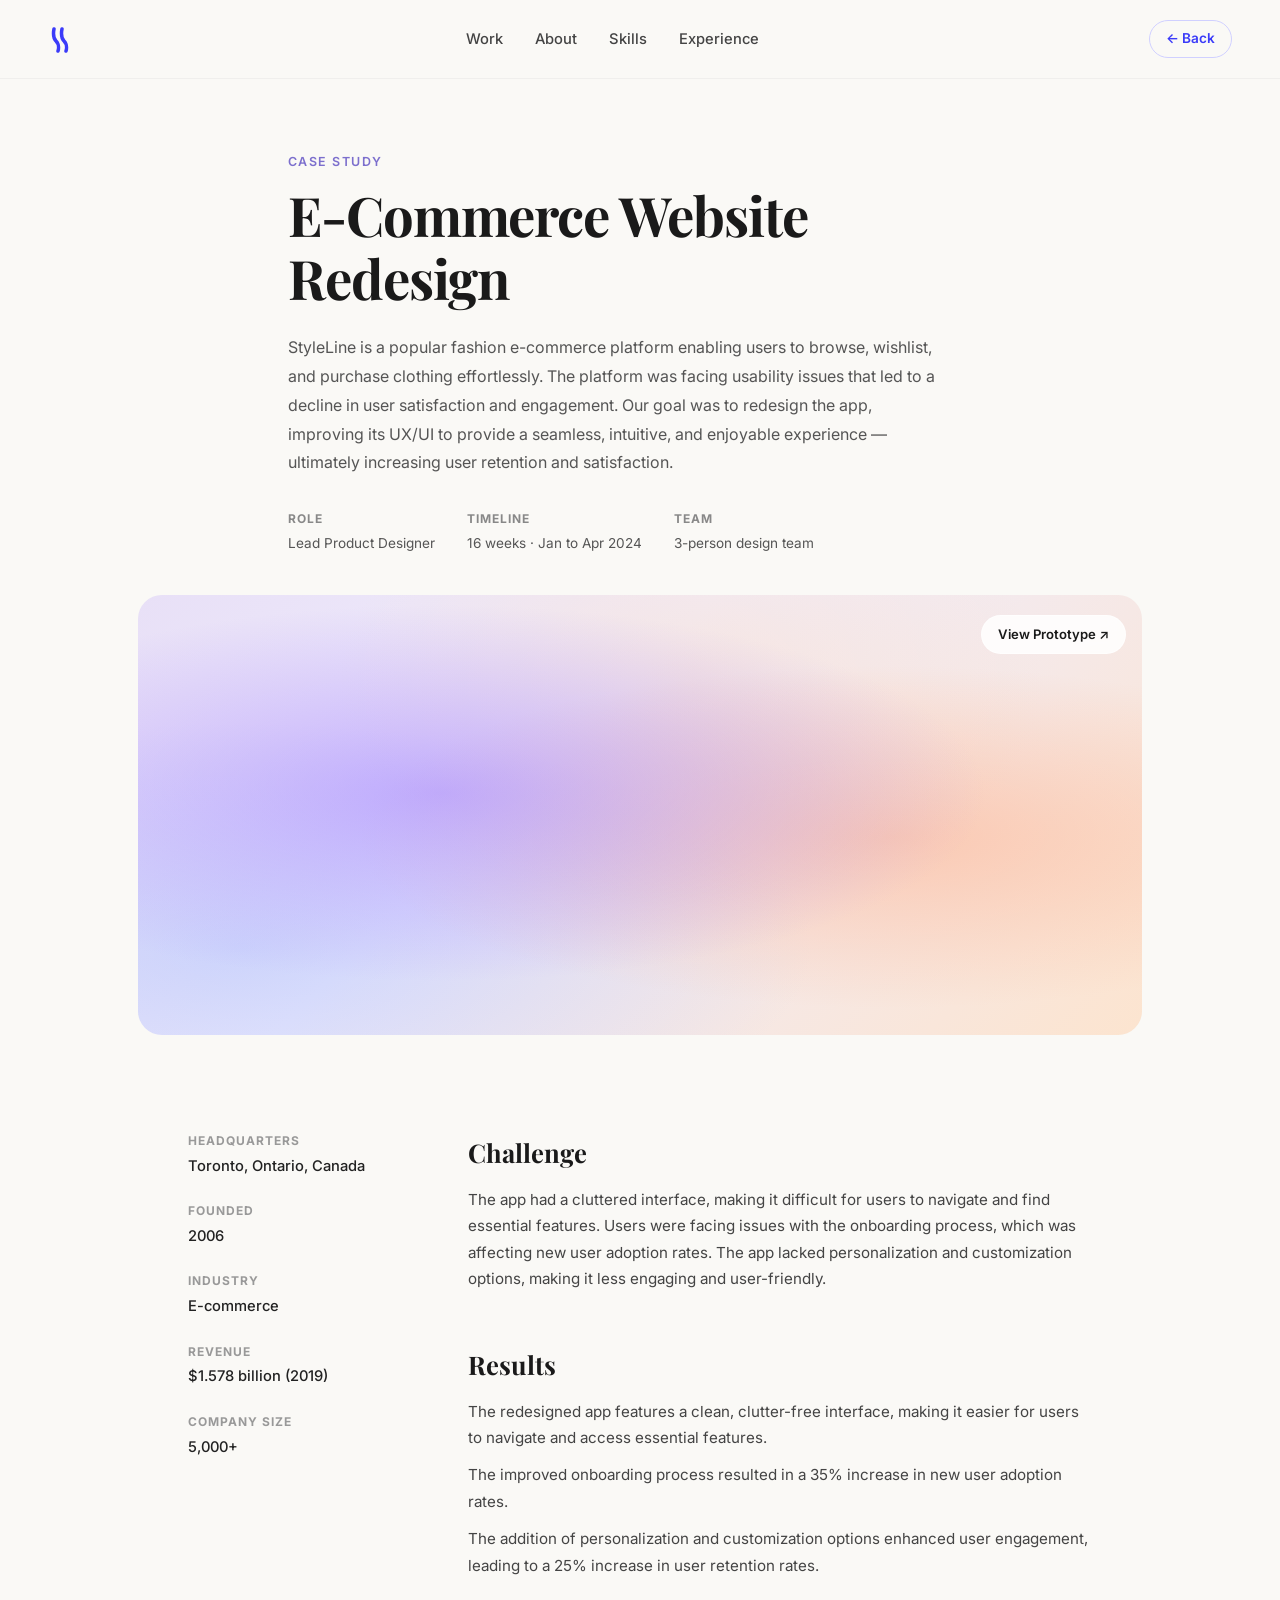
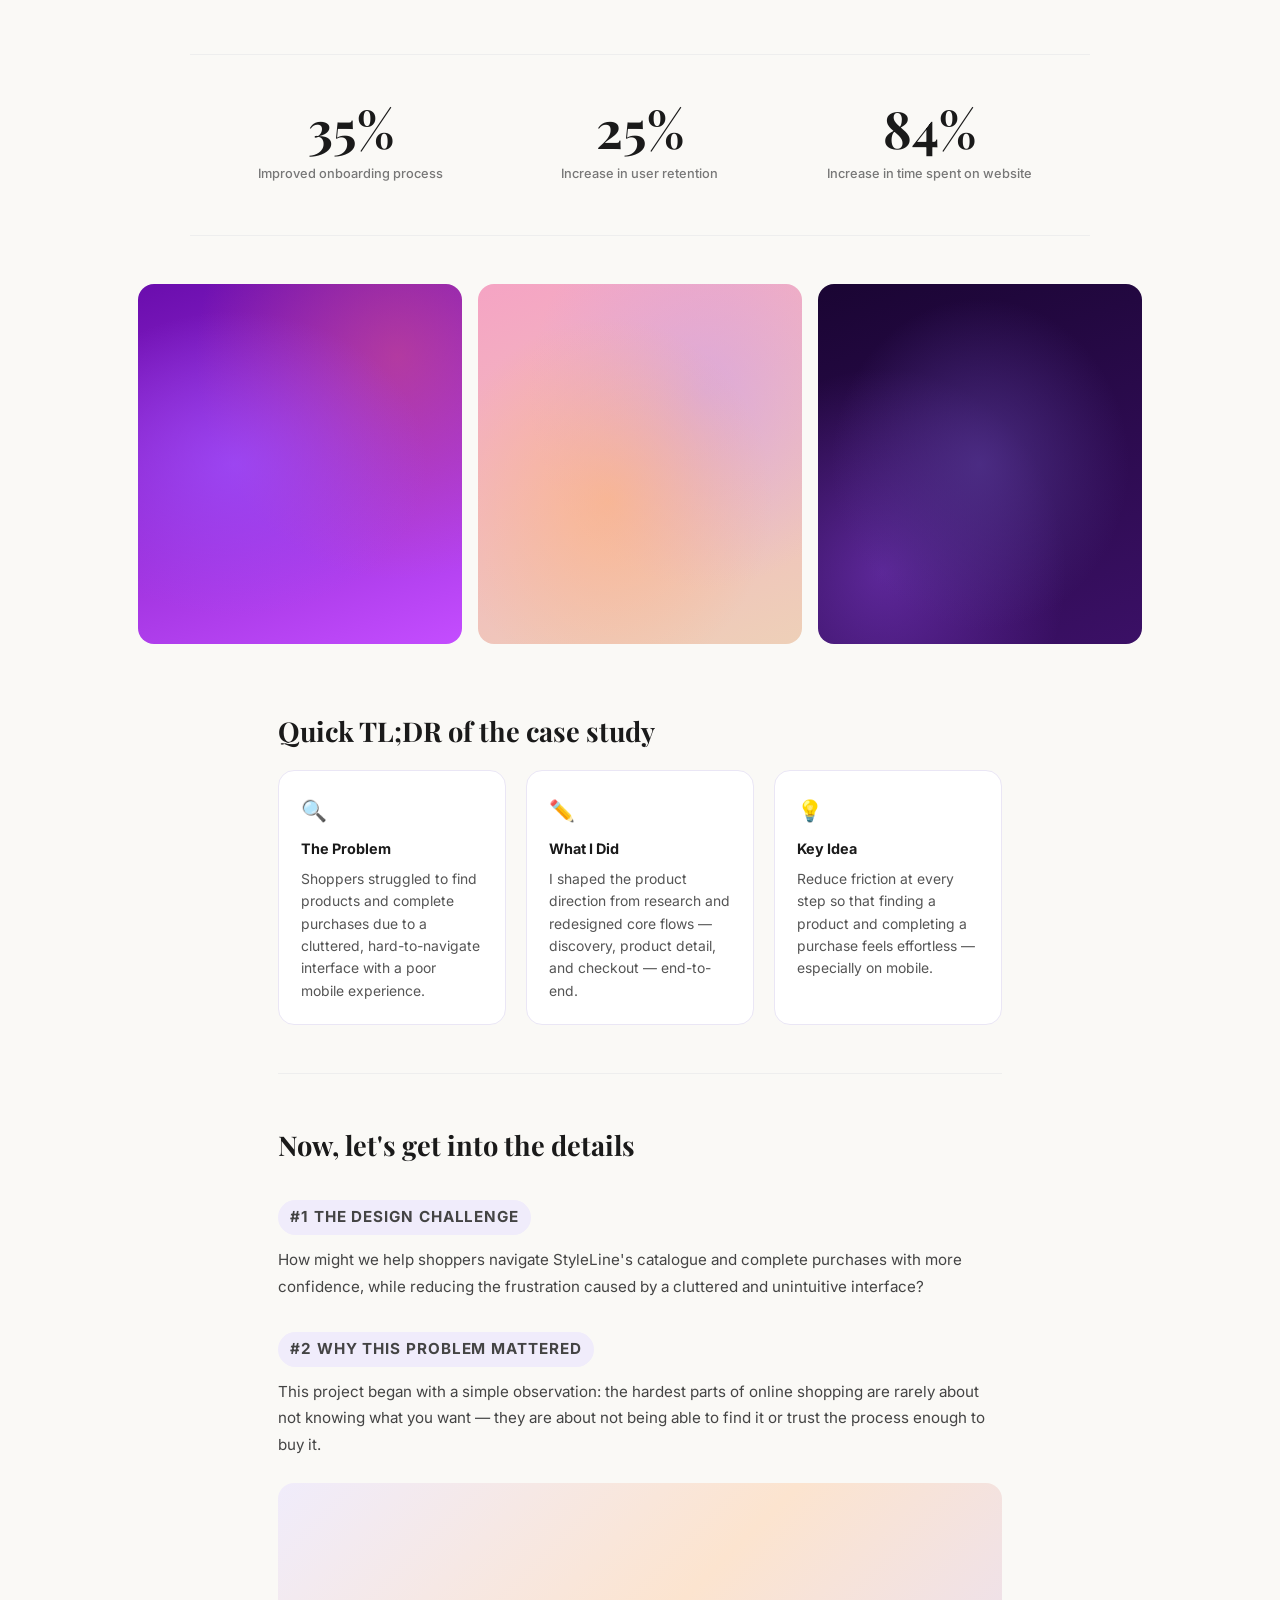
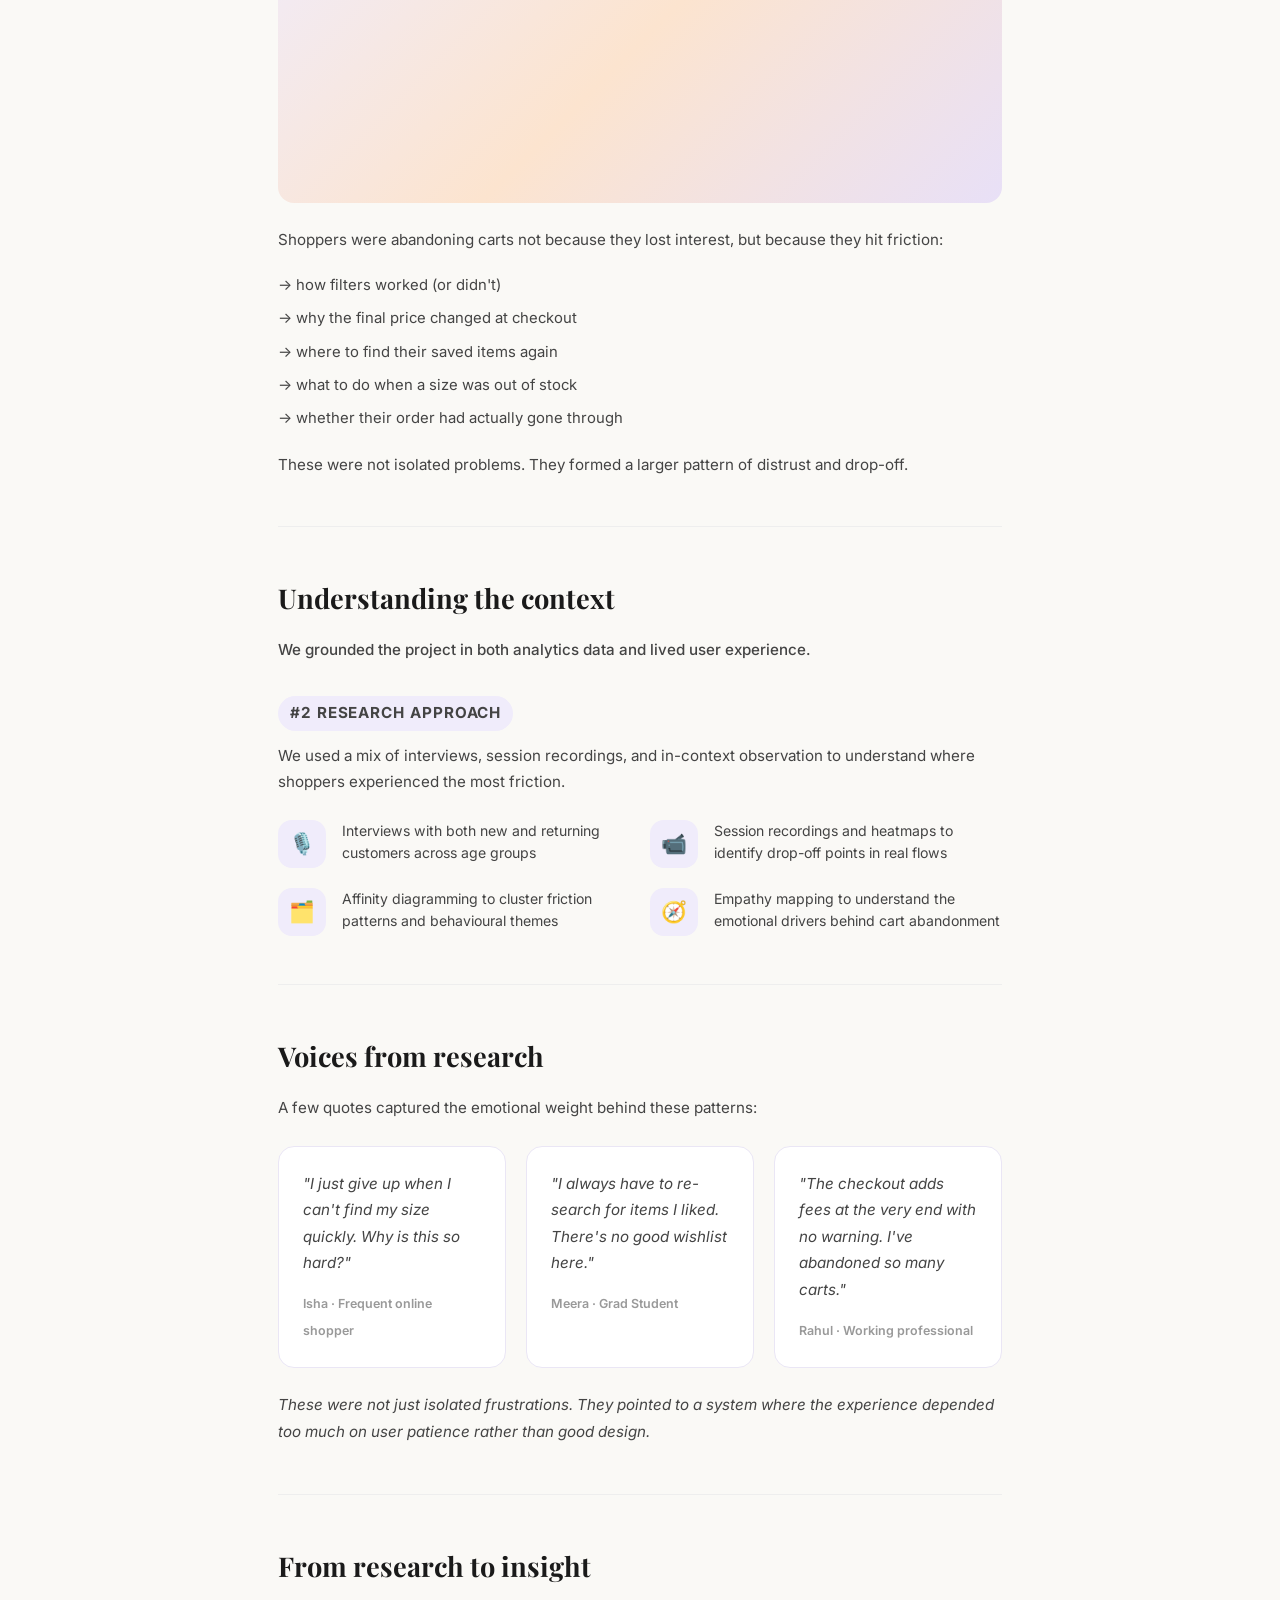
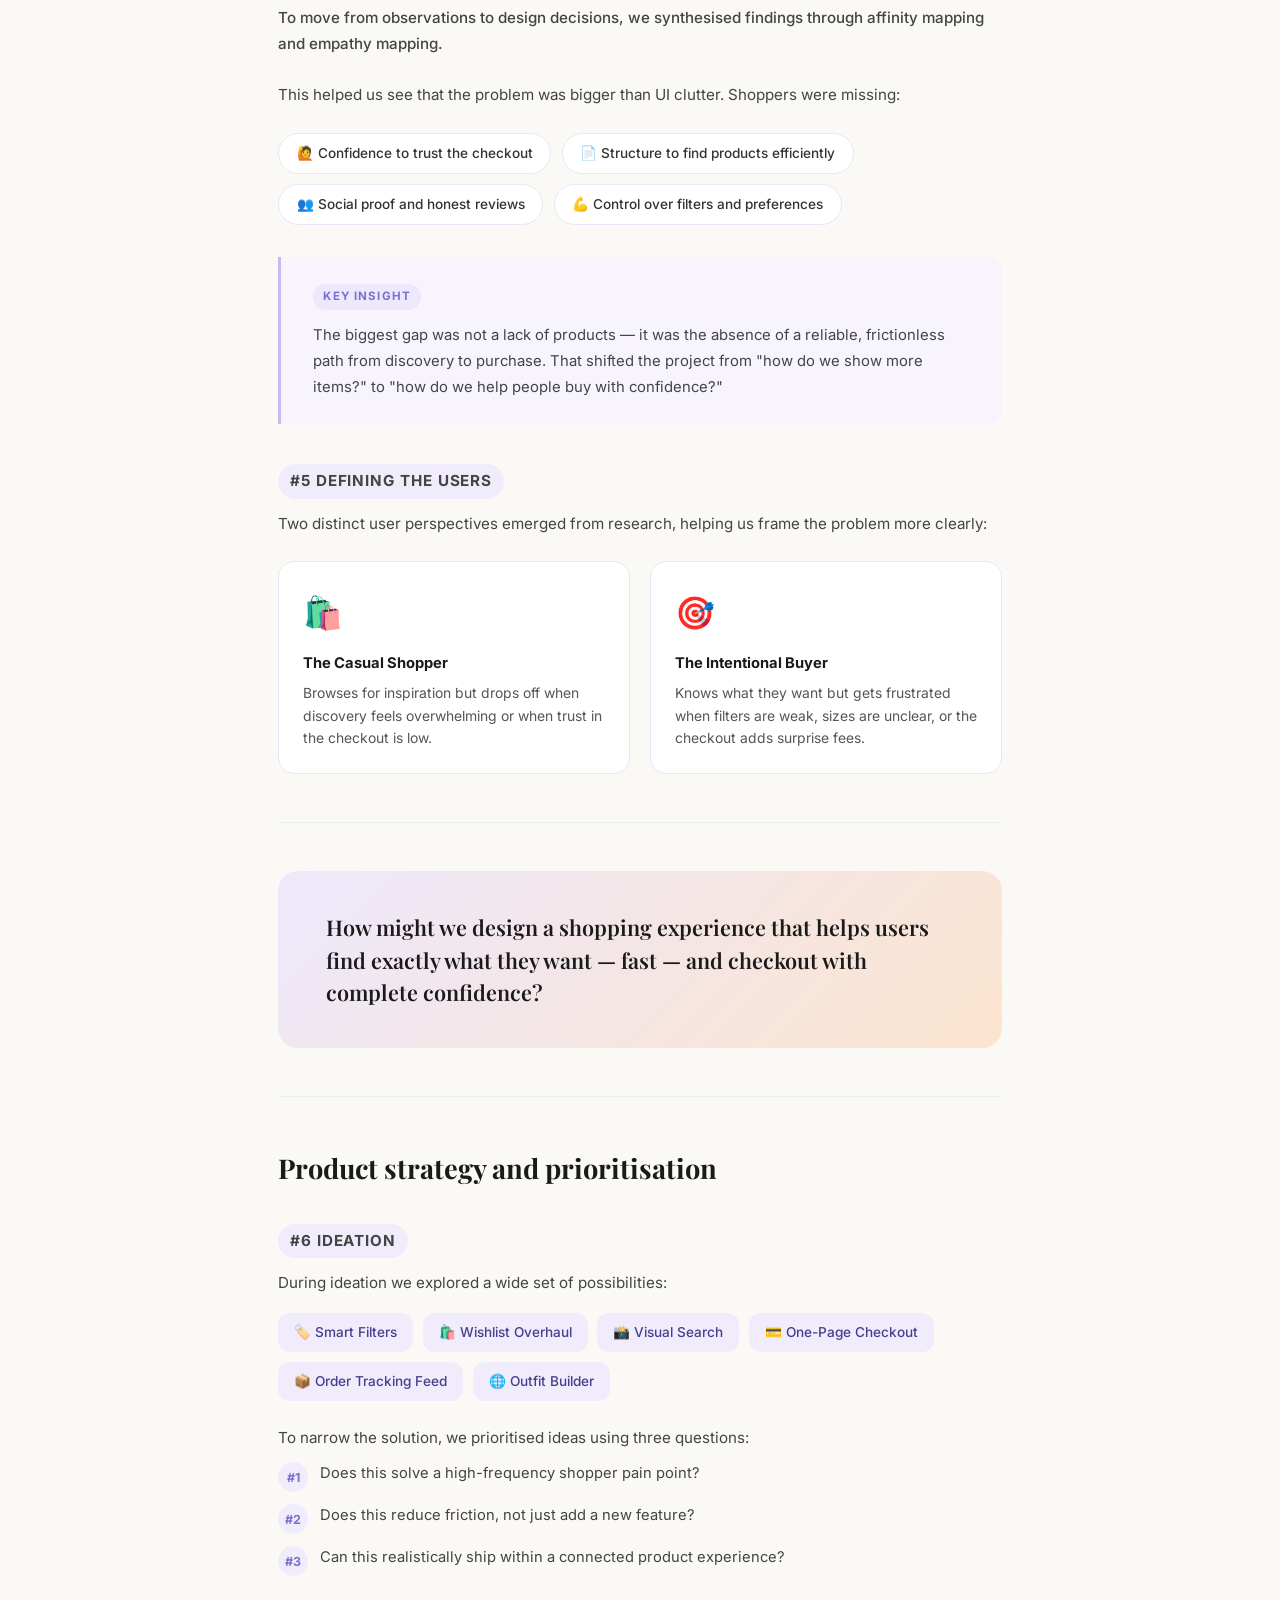
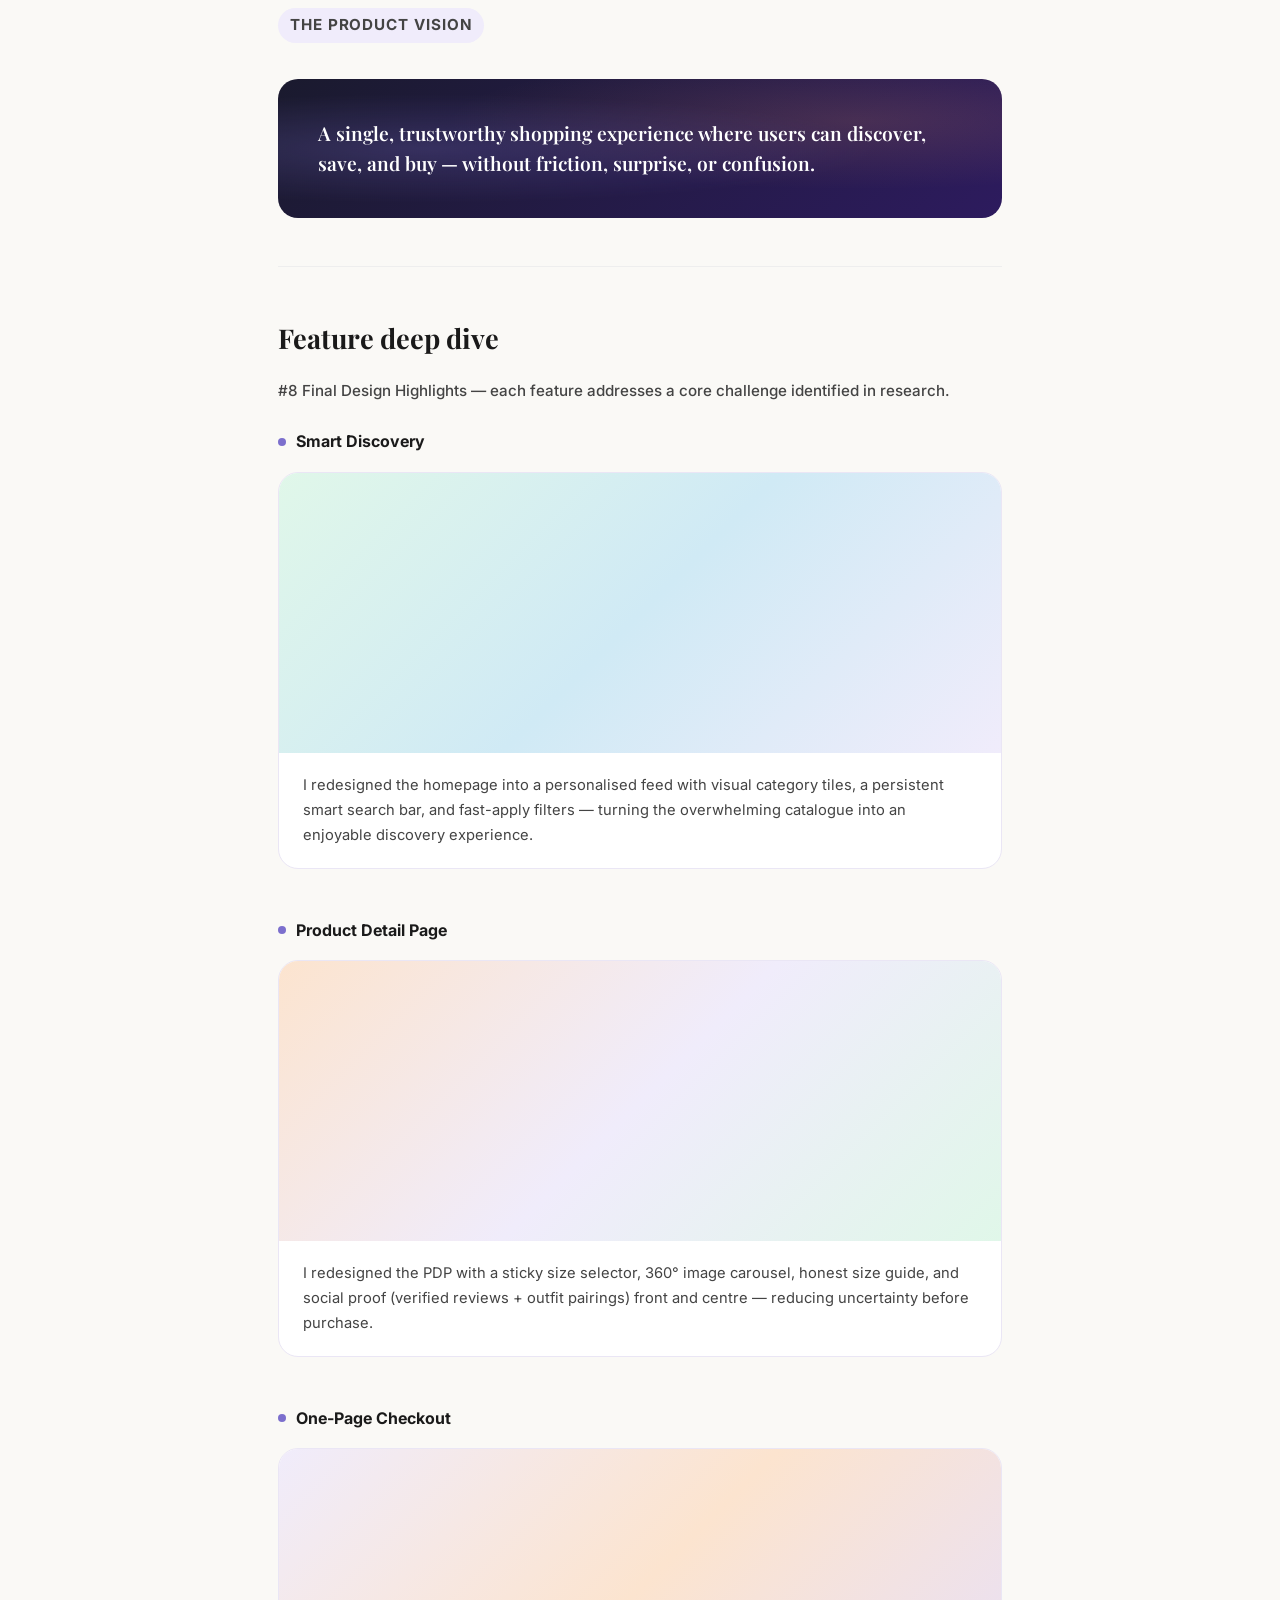
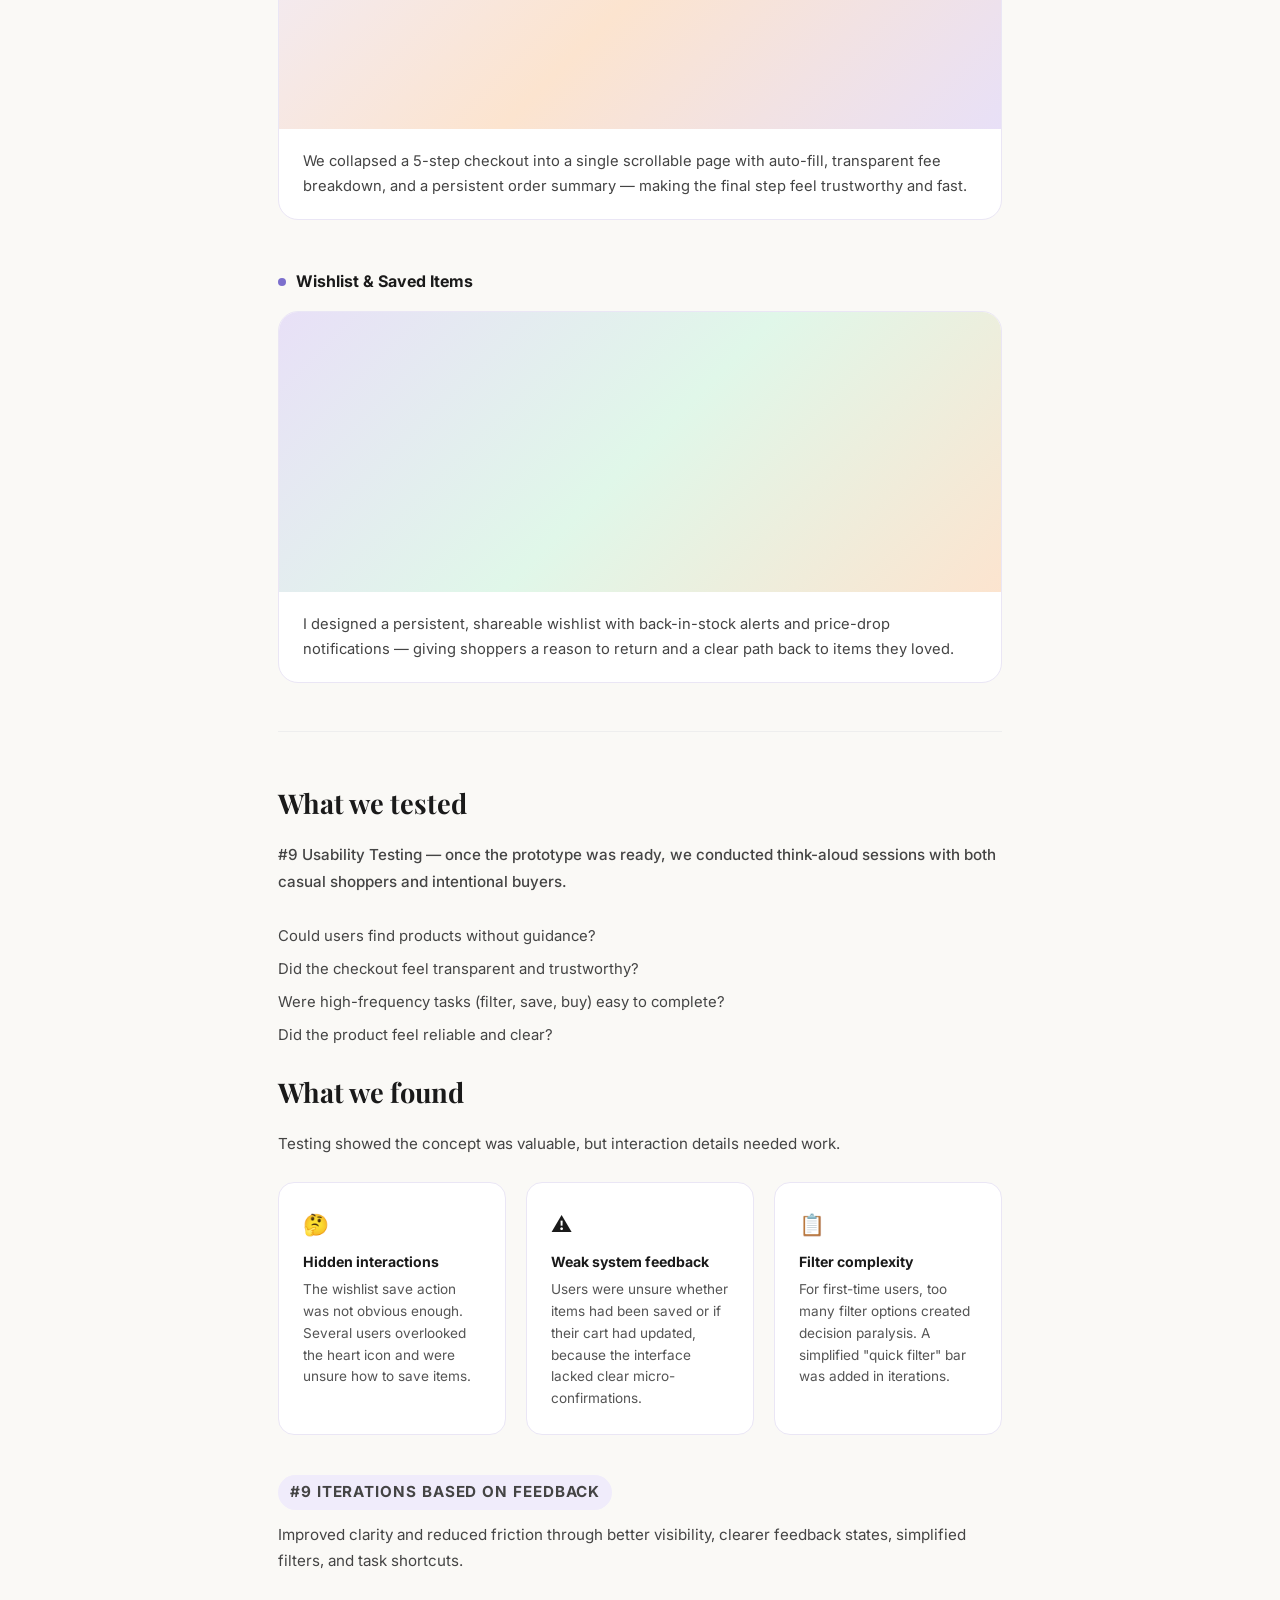
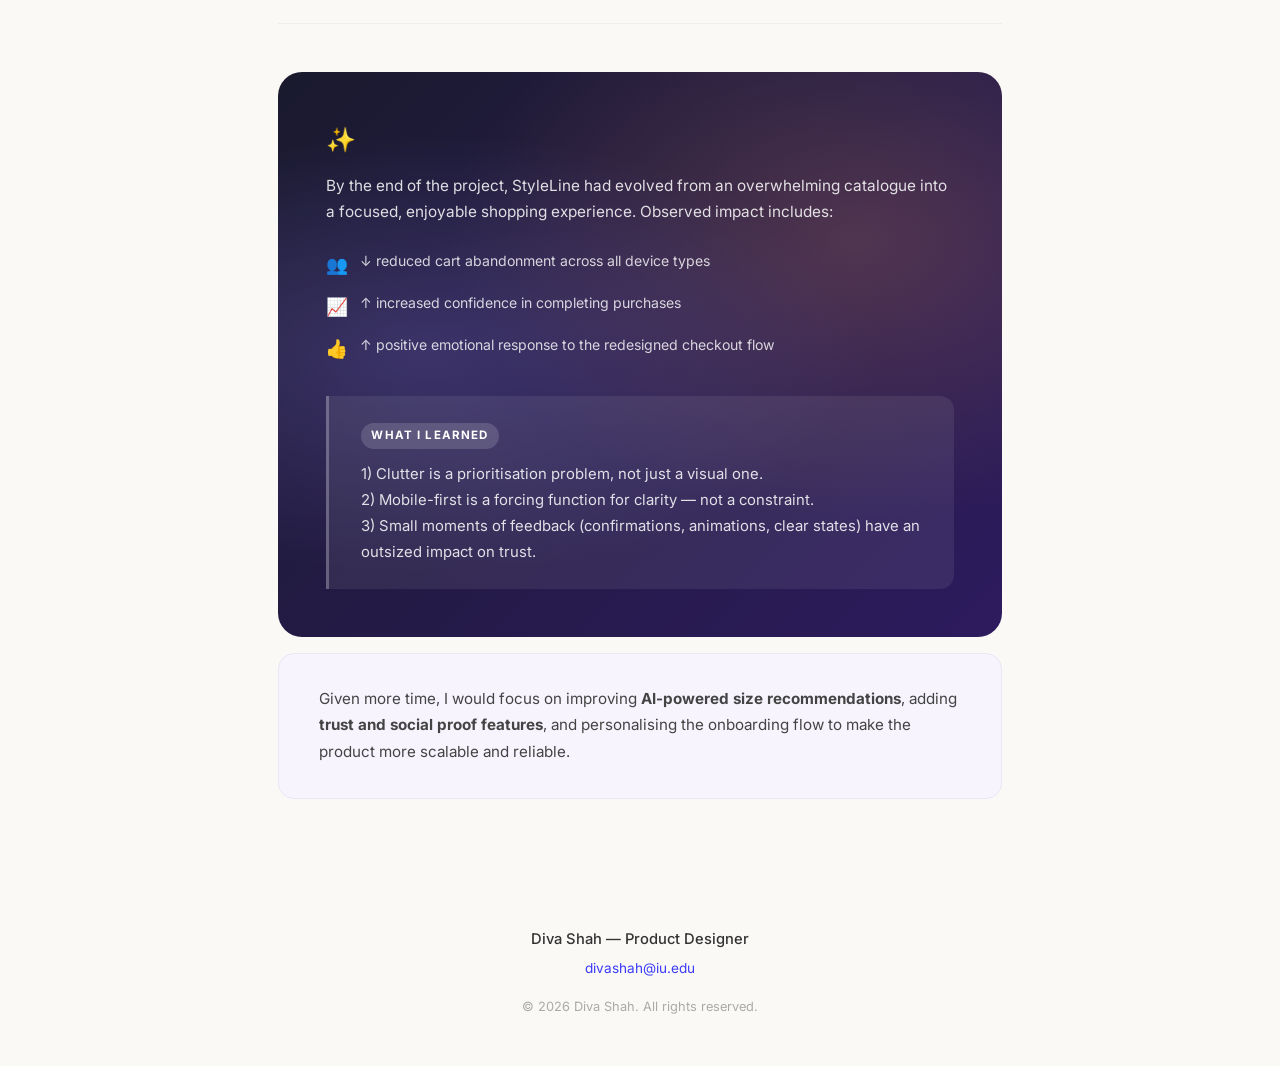
<file: casestudy-ecommerce.html>
<!DOCTYPE html>
<html lang="en">
<head>
  <meta charset="UTF-8" />
  <meta name="viewport" content="width=device-width, initial-scale=1.0" />
  <title>E-Commerce Redesign — Diva Shah</title>
  <link rel="preconnect" href="https://fonts.googleapis.com" />
  <link rel="preconnect" href="https://fonts.gstatic.com" crossorigin />
  <link href="https://fonts.googleapis.com/css2?family=Inter:wght@400;500;600;700&family=Playfair+Display:ital,wght@0,400;0,600;0,700;1,400&display=swap" rel="stylesheet" />
  <link rel="stylesheet" href="casestudy.css" />
</head>
<body>

  <!-- ── NAVBAR ── -->
  <nav class="navbar">
    <a href="index.html" class="logo">
      <svg width="28" height="28" viewBox="0 0 28 28" fill="none">
        <path d="M6 4C6 4 4 12 8 16C12 20 10 26 10 26" stroke="#3B3BF9" stroke-width="3.5" stroke-linecap="round"/>
        <path d="M14 4C14 4 12 12 16 16C20 20 18 26 18 26" stroke="#3B3BF9" stroke-width="3.5" stroke-linecap="round"/>
      </svg>
    </a>
    <ul class="nav-links">
      <li><a href="index.html#work">Work</a></li>
      <li><a href="index.html#about">About</a></li>
      <li><a href="index.html#skills">Skills</a></li>
      <li><a href="index.html#experience">Experience</a></li>
      
    </ul>
    <a href="index.html" class="btn-back">← Back</a>
  </nav>

  <!-- ── HERO TITLE ── -->
  <section class="cs-hero">
    <p class="cs-eyebrow">Case Study</p>
    <h1 class="cs-title">E-Commerce Website<br/>Redesign</h1>
    <p class="cs-subtitle">
      StyleLine is a popular fashion e-commerce platform enabling users to browse,
      wishlist, and purchase clothing effortlessly. The platform was facing usability
      issues that led to a decline in user satisfaction and engagement. Our goal was to
      redesign the app, improving its UX/UI to provide a seamless, intuitive, and enjoyable
      experience — ultimately increasing user retention and satisfaction.
    </p>
    <div class="cs-hero-meta">
      <span><strong>Role</strong> Lead Product Designer</span>
      <span><strong>Timeline</strong> 16 weeks · Jan to Apr 2024</span>
      <span><strong>Team</strong> 3-person design team</span>
    </div>
  </section>

  <!-- ── HERO BANNER ── -->
  <div class="cs-banner">
    <div class="cs-banner-blob"></div>
    <a href="#" class="cs-prototype-btn">View Prototype ↗</a>
  </div>

  <!-- ── COMPANY SIDEBAR + CHALLENGE/RESULTS ── -->
  <section class="cs-overview">
    <aside class="cs-meta">
      <div class="cs-meta-item"><span class="cs-meta-label">Headquarters</span><span class="cs-meta-value">Toronto, Ontario, Canada</span></div>
      <div class="cs-meta-item"><span class="cs-meta-label">Founded</span><span class="cs-meta-value">2006</span></div>
      <div class="cs-meta-item"><span class="cs-meta-label">Industry</span><span class="cs-meta-value">E-commerce</span></div>
      <div class="cs-meta-item"><span class="cs-meta-label">Revenue</span><span class="cs-meta-value">$1.578 billion (2019)</span></div>
      <div class="cs-meta-item"><span class="cs-meta-label">Company size</span><span class="cs-meta-value">5,000+</span></div>
    </aside>
    <div class="cs-body">
      <div class="cs-block">
        <h2>Challenge</h2>
        <p>The app had a cluttered interface, making it difficult for users to navigate and find essential features. Users were facing issues with the onboarding process, which was affecting new user adoption rates. The app lacked personalization and customization options, making it less engaging and user-friendly.</p>
      </div>
      <div class="cs-block">
        <h2>Results</h2>
        <p>The redesigned app features a clean, clutter-free interface, making it easier for users to navigate and access essential features.</p>
        <p>The improved onboarding process resulted in a 35% increase in new user adoption rates.</p>
        <p>The addition of personalization and customization options enhanced user engagement, leading to a 25% increase in user retention rates.</p>
      </div>
    </div>
  </section>

  <!-- ── STATS ── -->
  <section class="cs-stats">
    <div class="cs-stat"><span class="cs-stat-num">35%</span><span class="cs-stat-label">Improved onboarding process</span></div>
    <div class="cs-stat"><span class="cs-stat-num">25%</span><span class="cs-stat-label">Increase in user retention</span></div>
    <div class="cs-stat"><span class="cs-stat-num">84%</span><span class="cs-stat-label">Increase in time spent on website</span></div>
  </section>

  <!-- ── SCREEN GALLERY ── -->
  <section class="cs-gallery">
    <div class="cs-screen s-purple"></div>
    <div class="cs-screen s-peach"></div>
    <div class="cs-screen s-dark"></div>
  </section>

  <!-- ════════ DEEP DIVE ════════ -->
  <div class="cs-deep">

    <!-- TL;DR -->
    <section class="cs-section">
      <h2>Quick TL;DR of the case study</h2>
      <div class="cs-tldr-grid">
        <div class="cs-tldr-card">
          <div class="cs-tldr-icon">🔍</div>
          <strong>The Problem</strong>
          <p>Shoppers struggled to find products and complete purchases due to a cluttered, hard-to-navigate interface with a poor mobile experience.</p>
        </div>
        <div class="cs-tldr-card">
          <div class="cs-tldr-icon">✏️</div>
          <strong>What I Did</strong>
          <p>I shaped the product direction from research and redesigned core flows — discovery, product detail, and checkout — end-to-end.</p>
        </div>
        <div class="cs-tldr-card">
          <div class="cs-tldr-icon">💡</div>
          <strong>Key Idea</strong>
          <p>Reduce friction at every step so that finding a product and completing a purchase feels effortless — especially on mobile.</p>
        </div>
      </div>
    </section>

    <div class="cs-divider"></div>

    <!-- Details -->
    <section class="cs-section">
      <h2>Now, let's get into the details</h2>
      <div class="cs-numbered-block">
        <p class="cs-num-tag">#1 The design challenge</p>
        <p>How might we help shoppers navigate StyleLine's catalogue and complete purchases with more confidence, while reducing the frustration caused by a cluttered and unintuitive interface?</p>
      </div>
      <div class="cs-numbered-block">
        <p class="cs-num-tag">#2 Why this problem mattered</p>
        <p>This project began with a simple observation: the hardest parts of online shopping are rarely about not knowing what you want — they are about not being able to find it or trust the process enough to buy it.</p>
        <div class="cs-img-block img-research"></div>
        <p>Shoppers were abandoning carts not because they lost interest, but because they hit friction:</p>
        <ul class="cs-bullet-list">
          <li>→ how filters worked (or didn't)</li>
          <li>→ why the final price changed at checkout</li>
          <li>→ where to find their saved items again</li>
          <li>→ what to do when a size was out of stock</li>
          <li>→ whether their order had actually gone through</li>
        </ul>
        <p>These were not isolated problems. They formed a larger pattern of distrust and drop-off.</p>
      </div>
    </section>

    <div class="cs-divider"></div>

    <!-- Understanding context -->
    <section class="cs-section">
      <h2>Understanding the context</h2>
      <p class="cs-section-sub">We grounded the project in both analytics data and lived user experience.</p>
      <div class="cs-numbered-block">
        <p class="cs-num-tag">#2 Research approach</p>
        <p>We used a mix of interviews, session recordings, and in-context observation to understand where shoppers experienced the most friction.</p>
        <div class="cs-icon-list">
          <div class="cs-icon-item"><div class="cs-icon-box">🎙️</div><p>Interviews with both new and returning customers across age groups</p></div>
          <div class="cs-icon-item"><div class="cs-icon-box">📹</div><p>Session recordings and heatmaps to identify drop-off points in real flows</p></div>
          <div class="cs-icon-item"><div class="cs-icon-box">🗂️</div><p>Affinity diagramming to cluster friction patterns and behavioural themes</p></div>
          <div class="cs-icon-item"><div class="cs-icon-box">🧭</div><p>Empathy mapping to understand the emotional drivers behind cart abandonment</p></div>
        </div>
      </div>
    </section>

    <div class="cs-divider"></div>

    <!-- Voices -->
    <section class="cs-section">
      <h2>Voices from research</h2>
      <p>A few quotes captured the emotional weight behind these patterns:</p>
      <div class="cs-quotes-grid">
        <div class="cs-quote-card">
          <p class="cs-quote-text">"I just give up when I can't find my size quickly. Why is this so hard?"</p>
          <span class="cs-quote-person">Isha · Frequent online shopper</span>
        </div>
        <div class="cs-quote-card">
          <p class="cs-quote-text">"I always have to re-search for items I liked. There's no good wishlist here."</p>
          <span class="cs-quote-person">Meera · Grad Student</span>
        </div>
        <div class="cs-quote-card">
          <p class="cs-quote-text">"The checkout adds fees at the very end with no warning. I've abandoned so many carts."</p>
          <span class="cs-quote-person">Rahul · Working professional</span>
        </div>
      </div>
      <p class="cs-note">These were not just isolated frustrations. They pointed to a system where the experience depended too much on user patience rather than good design.</p>
    </section>

    <div class="cs-divider"></div>

    <!-- Research to insight -->
    <section class="cs-section">
      <h2>From research to insight</h2>
      <p class="cs-section-sub">To move from observations to design decisions, we synthesised findings through affinity mapping and empathy mapping.</p>
      <p>This helped us see that the problem was bigger than UI clutter. Shoppers were missing:</p>
      <div class="cs-insight-pills">
        <span>🙋 Confidence to trust the checkout</span>
        <span>📄 Structure to find products efficiently</span>
        <span>👥 Social proof and honest reviews</span>
        <span>💪 Control over filters and preferences</span>
      </div>
      <div class="cs-key-insight">
        <div class="cs-ki-label">Key insight</div>
        <p>The biggest gap was not a lack of products — it was the absence of a reliable, frictionless path from discovery to purchase. That shifted the project from "how do we show more items?" to "how do we help people buy with confidence?"</p>
      </div>
      <div class="cs-numbered-block" style="margin-top:2.5rem">
        <p class="cs-num-tag">#5 Defining the users</p>
        <p>Two distinct user perspectives emerged from research, helping us frame the problem more clearly:</p>
        <div class="cs-persona-row">
          <div class="cs-persona-card">
            <div class="cs-persona-avatar">🛍️</div>
            <strong>The Casual Shopper</strong>
            <p>Browses for inspiration but drops off when discovery feels overwhelming or when trust in the checkout is low.</p>
          </div>
          <div class="cs-persona-card">
            <div class="cs-persona-avatar">🎯</div>
            <strong>The Intentional Buyer</strong>
            <p>Knows what they want but gets frustrated when filters are weak, sizes are unclear, or the checkout adds surprise fees.</p>
          </div>
        </div>
      </div>
    </section>

    <div class="cs-divider"></div>

    <!-- Opportunity -->
    <section class="cs-section">
      <div class="cs-opportunity">
        <h2>How might we design a shopping experience that helps users find exactly what they want — fast — and checkout with complete confidence?</h2>
      </div>
    </section>

    <div class="cs-divider"></div>

    <!-- Product strategy -->
    <section class="cs-section">
      <h2>Product strategy and prioritisation</h2>
      <div class="cs-numbered-block">
        <p class="cs-num-tag">#6 Ideation</p>
        <p>During ideation we explored a wide set of possibilities:</p>
        <div class="cs-ideation-tags">
          <span>🏷️ Smart Filters</span>
          <span>🛍️ Wishlist Overhaul</span>
          <span>📸 Visual Search</span>
          <span>💳 One-Page Checkout</span>
          <span>📦 Order Tracking Feed</span>
          <span>🌐 Outfit Builder</span>
        </div>
        <p style="margin-top:1.5rem">To narrow the solution, we prioritised ideas using three questions:</p>
        <div class="cs-priority-list">
          <div><span class="cs-priority-num">#1</span><p>Does this solve a high-frequency shopper pain point?</p></div>
          <div><span class="cs-priority-num">#2</span><p>Does this reduce friction, not just add a new feature?</p></div>
          <div><span class="cs-priority-num">#3</span><p>Can this realistically ship within a connected product experience?</p></div>
        </div>
      </div>
      <div class="cs-numbered-block">
        <p class="cs-num-tag">The Product Vision</p>
        <div class="cs-vision-block">
          <h3>A single, trustworthy shopping experience where users can discover, save, and buy — without friction, surprise, or confusion.</h3>
        </div>
      </div>
    </section>

    <div class="cs-divider"></div>

    <!-- Feature deep dive -->
    <section class="cs-section">
      <h2>Feature deep dive</h2>
      <p class="cs-section-sub">#8 Final Design Highlights — each feature addresses a core challenge identified in research.</p>
      <div class="cs-feature-list">
        <div class="cs-feature">
          <div class="cs-feature-label"><span class="cs-feature-dot"></span><strong>Smart Discovery</strong></div>
          <div class="cs-feature-body">
            <div class="cs-feature-img fi-discovery"></div>
            <p>I redesigned the homepage into a personalised feed with visual category tiles, a persistent smart search bar, and fast-apply filters — turning the overwhelming catalogue into an enjoyable discovery experience.</p>
          </div>
        </div>
        <div class="cs-feature">
          <div class="cs-feature-label"><span class="cs-feature-dot"></span><strong>Product Detail Page</strong></div>
          <div class="cs-feature-body">
            <div class="cs-feature-img fi-pdp"></div>
            <p>I redesigned the PDP with a sticky size selector, 360° image carousel, honest size guide, and social proof (verified reviews + outfit pairings) front and centre — reducing uncertainty before purchase.</p>
          </div>
        </div>
        <div class="cs-feature">
          <div class="cs-feature-label"><span class="cs-feature-dot"></span><strong>One-Page Checkout</strong></div>
          <div class="cs-feature-body">
            <div class="cs-feature-img fi-checkout"></div>
            <p>We collapsed a 5-step checkout into a single scrollable page with auto-fill, transparent fee breakdown, and a persistent order summary — making the final step feel trustworthy and fast.</p>
          </div>
        </div>
        <div class="cs-feature">
          <div class="cs-feature-label"><span class="cs-feature-dot"></span><strong>Wishlist & Saved Items</strong></div>
          <div class="cs-feature-body">
            <div class="cs-feature-img fi-wishlist"></div>
            <p>I designed a persistent, shareable wishlist with back-in-stock alerts and price-drop notifications — giving shoppers a reason to return and a clear path back to items they loved.</p>
          </div>
        </div>
      </div>
    </section>

    <div class="cs-divider"></div>

    <!-- Testing -->
    <section class="cs-section">
      <h2>What we tested</h2>
      <p class="cs-section-sub">#9 Usability Testing — once the prototype was ready, we conducted think-aloud sessions with both casual shoppers and intentional buyers.</p>
      <ul class="cs-bullet-list" style="margin-top:1rem">
        <li>Could users find products without guidance?</li>
        <li>Did the checkout feel transparent and trustworthy?</li>
        <li>Were high-frequency tasks (filter, save, buy) easy to complete?</li>
        <li>Did the product feel reliable and clear?</li>
      </ul>
    </section>

    <section class="cs-section">
      <h2>What we found</h2>
      <p>Testing showed the concept was valuable, but interaction details needed work.</p>
      <div class="cs-findings-grid">
        <div class="cs-finding-card">
          <span class="cs-finding-icon">🤔</span>
          <strong>Hidden interactions</strong>
          <p>The wishlist save action was not obvious enough. Several users overlooked the heart icon and were unsure how to save items.</p>
        </div>
        <div class="cs-finding-card">
          <span class="cs-finding-icon">⚠️</span>
          <strong>Weak system feedback</strong>
          <p>Users were unsure whether items had been saved or if their cart had updated, because the interface lacked clear micro-confirmations.</p>
        </div>
        <div class="cs-finding-card">
          <span class="cs-finding-icon">📋</span>
          <strong>Filter complexity</strong>
          <p>For first-time users, too many filter options created decision paralysis. A simplified "quick filter" bar was added in iterations.</p>
        </div>
      </div>
      <div class="cs-numbered-block" style="margin-top:2.5rem">
        <p class="cs-num-tag">#9 Iterations based on feedback</p>
        <p>Improved clarity and reduced friction through better visibility, clearer feedback states, simplified filters, and task shortcuts.</p>
      </div>
    </section>

    <div class="cs-divider"></div>

    <!-- Final callout -->
    <section class="cs-section">
      <div class="cs-final-callout">
        <span class="cs-sparkle">✨</span>
        <p>By the end of the project, StyleLine had evolved from an overwhelming catalogue into a focused, enjoyable shopping experience. Observed impact includes:</p>
        <div class="cs-outcome-row">
          <div class="cs-outcome-item"><span>👥</span><p>↓ reduced cart abandonment across all device types</p></div>
          <div class="cs-outcome-item"><span>📈</span><p>↑ increased confidence in completing purchases</p></div>
          <div class="cs-outcome-item"><span>👍</span><p>↑ positive emotional response to the redesigned checkout flow</p></div>
        </div>
        <div class="cs-key-insight cs-ki-light">
          <div class="cs-ki-label" style="background:rgba(255,255,255,0.15);color:#fff;">What I Learned</div>
          <p style="color:rgba(255,255,255,0.85)">
            1) Clutter is a prioritisation problem, not just a visual one.<br/>
            2) Mobile-first is a forcing function for clarity — not a constraint.<br/>
            3) Small moments of feedback (confirmations, animations, clear states) have an outsized impact on trust.
          </p>
        </div>
      </div>
    </section>

    <div class="cs-section">
      <div class="cs-next-steps">
        <p>Given more time, I would focus on improving <strong>AI-powered size recommendations</strong>, adding <strong>trust and social proof features</strong>, and personalising the onboarding flow to make the product more scalable and reliable.</p>
      </div>
    </div>

  </div><!-- /cs-deep -->

  <!-- ── FOOTER ── -->
  <footer class="footer">
    <div class="footer-inner">
      <p>Diva Shah — Product Designer</p>
      <a href="mailto:divashah@iu.edu">divashah@iu.edu</a>
      <p class="footer-copy">© 2026 Diva Shah. All rights reserved.</p>
    </div>
  </footer>

  <script src="casestudy.js"></script>
</body>
</html>
</file>
<file: casestudy.css>
/* ═══════════════════════════════════════════════════
   RESET & BASE
   ═══════════════════════════════════════════════════ */
*, *::before, *::after { margin: 0; padding: 0; box-sizing: border-box; }
html { scroll-behavior: smooth; font-size: 16px; }
body {
  font-family: 'Inter', -apple-system, BlinkMacSystemFont, sans-serif;
  color: #1a1a1a;
  background: #faf9f6;
  line-height: 1.7;
  -webkit-font-smoothing: antialiased;
}
a { text-decoration: none; color: inherit; }
ul { list-style: none; }
img { max-width: 100%; display: block; }

/* ═══════════════════════════════════════════════════
   NAVBAR
   ═══════════════════════════════════════════════════ */
.navbar {
  display: flex; align-items: center; justify-content: space-between;
  padding: 1.25rem 3rem;
  position: sticky; top: 0;
  background: rgba(250,249,246,0.88);
  backdrop-filter: blur(14px);
  z-index: 100;
  border-bottom: 1px solid rgba(0,0,0,0.04);
}
.logo svg { display: block; }
.nav-links { display: flex; gap: 2rem; }
.nav-links a { font-size: 0.92rem; font-weight: 500; color: #444; transition: color 0.2s; }
.nav-links a:hover { color: #3b3bf9; }
.btn-back {
  font-size: 0.85rem; font-weight: 600; color: #3b3bf9;
  padding: 0.4rem 1rem;
  border: 1.5px solid #d0d0ff; border-radius: 999px;
  transition: background 0.2s, color 0.2s;
}
.btn-back:hover { background: #3b3bf9; color: #fff; }

/* ═══════════════════════════════════════════════════
   HERO TITLE
   ═══════════════════════════════════════════════════ */
.cs-hero {
  max-width: 800px; margin: 0 auto;
  padding: 4.5rem 3rem 2.5rem;
}
.cs-eyebrow {
  font-size: 0.78rem; font-weight: 600;
  letter-spacing: 0.12em; text-transform: uppercase;
  color: #7c6fcd; margin-bottom: 0.75rem;
}
.cs-title {
  font-family: 'Playfair Display', Georgia, serif;
  font-size: clamp(2.2rem, 5vw, 3.4rem);
  font-weight: 700; line-height: 1.15;
  margin-bottom: 1.5rem; letter-spacing: -0.02em;
}
.cs-subtitle {
  font-size: 1rem; color: #555; line-height: 1.8; max-width: 660px;
  margin-bottom: 2rem;
}
.cs-hero-meta {
  display: flex; flex-wrap: wrap; gap: 2rem;
}
.cs-hero-meta span {
  font-size: 0.85rem; color: #555;
}
.cs-hero-meta strong {
  display: block; font-size: 0.75rem; font-weight: 700;
  text-transform: uppercase; letter-spacing: 0.08em;
  color: #888; margin-bottom: 0.15rem;
}

/* ═══════════════════════════════════════════════════
   HERO BANNER
   ═══════════════════════════════════════════════════ */
.cs-banner {
  max-width: 1100px; margin: 0 auto 3rem;
  padding: 0 3rem; position: relative;
}
.cs-banner-blob {
  width: 100%; height: 440px; border-radius: 24px;
  background:
    radial-gradient(ellipse at 30% 45%, rgba(170,140,255,0.65) 0%, transparent 55%),
    radial-gradient(ellipse at 75% 55%, rgba(255,170,130,0.5) 0%, transparent 50%),
    radial-gradient(ellipse at 55% 20%, rgba(255,220,190,0.4) 0%, transparent 45%),
    radial-gradient(ellipse at 10% 80%, rgba(140,170,255,0.35) 0%, transparent 45%),
    linear-gradient(135deg, #e8e0f7 0%, #f0ecfb 40%, #fce4cf 100%);
}
.cs-prototype-btn {
  position: absolute; top: 1.25rem; right: 4rem;
  background: rgba(255,255,255,0.85); backdrop-filter: blur(8px);
  border: 1px solid rgba(255,255,255,0.5);
  padding: 0.45rem 1rem; border-radius: 999px;
  font-size: 0.82rem; font-weight: 600; color: #1a1a1a;
  transition: background 0.2s, transform 0.2s;
}
.cs-prototype-btn:hover { background: #fff; transform: translateY(-2px); }

/* ═══════════════════════════════════════════════════
   OVERVIEW: SIDEBAR + BODY
   ═══════════════════════════════════════════════════ */
.cs-overview {
  max-width: 1000px; margin: 0 auto;
  padding: 3rem 3rem 4rem;
  display: grid;
  grid-template-columns: 200px 1fr;
  gap: 5rem; align-items: start;
}
.cs-meta { display: flex; flex-direction: column; gap: 1.4rem; }
.cs-meta-item { display: flex; flex-direction: column; gap: 0.15rem; }
.cs-meta-label {
  font-size: 0.75rem; font-weight: 700;
  text-transform: uppercase; letter-spacing: 0.08em; color: #999;
}
.cs-meta-value { font-size: 0.92rem; font-weight: 500; color: #222; }
.cs-body { display: flex; flex-direction: column; gap: 2.5rem; }
.cs-block h2 {
  font-family: 'Playfair Display', Georgia, serif;
  font-size: 1.6rem; font-weight: 700; margin-bottom: 0.75rem;
}
.cs-block p, .cs-body p {
  font-size: 0.95rem; color: #444; margin-bottom: 0.65rem; line-height: 1.75;
}

/* ═══════════════════════════════════════════════════
   STATS BAR
   ═══════════════════════════════════════════════════ */
.cs-stats {
  max-width: 900px; margin: 0 auto 3rem;
  padding: 3rem 2rem;
  display: grid; grid-template-columns: repeat(3, 1fr);
  gap: 2rem; text-align: center;
  border-top: 1px solid #eee; border-bottom: 1px solid #eee;
}
.cs-stat-num {
  display: block;
  font-family: 'Playfair Display', Georgia, serif;
  font-size: 3.2rem; font-weight: 700; color: #1a1a1a;
  line-height: 1; margin-bottom: 0.35rem;
}
.cs-stat-label { font-size: 0.8rem; color: #777; font-weight: 500; }

/* ═══════════════════════════════════════════════════
   SCREEN GALLERY
   ═══════════════════════════════════════════════════ */
.cs-gallery {
  max-width: 1100px; margin: 0 auto 4rem;
  padding: 0 3rem;
  display: grid; grid-template-columns: 1fr 1fr 1fr; gap: 1rem;
}
.cs-screen { border-radius: 16px; height: 360px; }
.s-purple {
  background: radial-gradient(ellipse at 30% 50%, rgba(160,80,255,0.7), transparent 60%),
    radial-gradient(ellipse at 80% 20%, rgba(220,80,120,0.5), transparent 55%),
    linear-gradient(160deg, #6a0dad, #c44dff);
}
.s-peach {
  background: radial-gradient(ellipse at 40% 60%, rgba(255,180,120,0.6), transparent 60%),
    radial-gradient(ellipse at 70% 30%, rgba(200,160,240,0.5), transparent 55%),
    linear-gradient(160deg, #f5a4c4, #eed0b8);
}
.s-dark {
  background: radial-gradient(ellipse at 50% 50%, rgba(80,50,140,0.8), transparent 65%),
    radial-gradient(ellipse at 20% 80%, rgba(160,80,255,0.4), transparent 50%),
    linear-gradient(160deg, #1a0533, #3b1066);
}

/* ═══════════════════════════════════════════════════
   DEEP-DIVE WRAPPER
   ═══════════════════════════════════════════════════ */
.cs-deep {
  max-width: 820px; margin: 0 auto;
  padding: 0 3rem 4rem;
}

/* Section blocks */
.cs-section { margin-bottom: 1rem; }
.cs-section h2 {
  font-family: 'Playfair Display', Georgia, serif;
  font-size: 1.7rem; font-weight: 700; margin-bottom: 1rem;
}
.cs-section p { font-size: 0.95rem; color: #444; line-height: 1.75; margin-bottom: 0.7rem; }
.cs-section-sub { font-size: 0.88rem; color: #777; font-weight: 500; margin-bottom: 1.5rem !important; }

/* Dividers */
.cs-divider { height: 1px; background: #eee; margin: 3rem 0; }

/* ═══════════════════════════════════════════════════
   TL;DR GRID
   ═══════════════════════════════════════════════════ */
.cs-tldr-grid {
  display: grid; grid-template-columns: repeat(3, 1fr);
  gap: 1.25rem; margin-top: 1rem;
}
.cs-tldr-card {
  background: #fff; border: 1px solid #eae6f5;
  border-radius: 16px; padding: 1.4rem;
  display: flex; flex-direction: column; gap: 0.4rem;
}
.cs-tldr-icon { font-size: 1.3rem; margin-bottom: 0.15rem; }
.cs-tldr-card strong { font-size: 0.9rem; }
.cs-tldr-card p { font-size: 0.87rem; color: #555; line-height: 1.6; margin: 0 !important; }

/* ═══════════════════════════════════════════════════
   NUMBERED BLOCKS
   ═══════════════════════════════════════════════════ */
.cs-numbered-block { margin-top: 2rem; }
.cs-num-tag {
  display: inline-block;
  font-size: 0.75rem; font-weight: 700;
  letter-spacing: 0.06em; text-transform: uppercase;
  color: #7c6fcd; background: #f0ecfb;
  padding: 0.25rem 0.75rem; border-radius: 999px;
  margin-bottom: 0.75rem !important;
}

/* Image placeholder blocks */
.cs-img-block {
  width: 100%; height: 320px; border-radius: 16px; margin: 1.5rem 0;
  background: linear-gradient(135deg, #f0ecfb 0%, #fce4cf 50%, #e8e0f7 100%);
}

/* Bullet lists */
.cs-bullet-list { padding-left: 0; margin: 1rem 0; }
.cs-bullet-list li {
  font-size: 0.93rem; color: #444; line-height: 1.7;
  padding: 0.25rem 0; list-style: none;
}

/* ═══════════════════════════════════════════════════
   ICON LIST (research approach)
   ═══════════════════════════════════════════════════ */
.cs-icon-list {
  display: grid; grid-template-columns: 1fr 1fr;
  gap: 1.25rem; margin-top: 1.5rem;
}
.cs-icon-item { display: flex; gap: 1rem; align-items: flex-start; }
.cs-icon-box {
  width: 48px; height: 48px; border-radius: 14px;
  background: #f0ecfb; display: flex;
  align-items: center; justify-content: center;
  font-size: 1.3rem; flex-shrink: 0;
}
.cs-icon-item p { font-size: 0.88rem; color: #444; line-height: 1.6; margin: 0 !important; }

/* ═══════════════════════════════════════════════════
   QUOTES GRID
   ═══════════════════════════════════════════════════ */
.cs-quotes-grid {
  display: grid; grid-template-columns: repeat(3, 1fr);
  gap: 1.25rem; margin: 1.5rem 0;
}
.cs-quote-card {
  background: #fff; border: 1px solid #eae6f5;
  border-radius: 16px; padding: 1.5rem;
}
.cs-quote-text {
  font-size: 0.95rem; font-style: italic;
  color: #333; line-height: 1.65; margin-bottom: 0.75rem !important;
}
.cs-quote-person { font-size: 0.78rem; font-weight: 600; color: #999; }
.cs-note { font-size: 0.88rem; color: #777; font-style: italic; margin-top: 0.5rem !important; }

/* ═══════════════════════════════════════════════════
   INSIGHT PILLS
   ═══════════════════════════════════════════════════ */
.cs-insight-pills {
  display: flex; flex-wrap: wrap; gap: 0.65rem; margin: 1.5rem 0;
}
.cs-insight-pills span {
  padding: 0.5rem 1.1rem; background: #fff;
  border: 1px solid #eae6f5; border-radius: 999px;
  font-size: 0.85rem; font-weight: 500; color: #333;
}

/* Key insight box */
.cs-key-insight {
  background: #f7f4fe; border-left: 3px solid #c9b8f0;
  border-radius: 0 14px 14px 0;
  padding: 1.5rem 2rem; margin-top: 2rem;
}
.cs-ki-label {
  display: inline-block;
  font-size: 0.72rem; font-weight: 700;
  text-transform: uppercase; letter-spacing: 0.1em;
  background: #ede8fb; color: #7c6fcd;
  padding: 0.2rem 0.65rem; border-radius: 999px;
  margin-bottom: 0.75rem;
}
.cs-key-insight p { font-size: 0.93rem; color: #444; line-height: 1.75; margin: 0 !important; }

/* ═══════════════════════════════════════════════════
   PERSONA CARDS
   ═══════════════════════════════════════════════════ */
.cs-persona-row {
  display: grid; grid-template-columns: 1fr 1fr;
  gap: 1.25rem; margin-top: 1.5rem;
}
.cs-persona-card {
  background: #fff; border: 1px solid #eae6f5;
  border-radius: 16px; padding: 1.5rem;
  display: flex; flex-direction: column; gap: 0.4rem;
}
.cs-persona-avatar { font-size: 2rem; margin-bottom: 0.25rem; }
.cs-persona-card strong { font-size: 0.92rem; }
.cs-persona-card p { font-size: 0.87rem; color: #555; margin: 0 !important; line-height: 1.6; }

/* ═══════════════════════════════════════════════════
   OPPORTUNITY STATEMENT
   ═══════════════════════════════════════════════════ */
.cs-opportunity {
  background: linear-gradient(135deg, #ede8fb 0%, #fce4cf 100%);
  border-radius: 20px; padding: 2.5rem 3rem;
}
.cs-opportunity h2 {
  font-family: 'Playfair Display', Georgia, serif;
  font-size: 1.35rem; font-weight: 600;
  line-height: 1.5; color: #1a1a1a; margin: 0;
}

/* ═══════════════════════════════════════════════════
   IDEATION TAGS
   ═══════════════════════════════════════════════════ */
.cs-ideation-tags {
  display: flex; flex-wrap: wrap; gap: 0.6rem; margin: 1rem 0;
}
.cs-ideation-tags span {
  padding: 0.5rem 1rem; background: #f0ecfb;
  border-radius: 12px; font-size: 0.85rem;
  font-weight: 500; color: #4a3d8f;
}

/* Priority list */
.cs-priority-list { display: flex; flex-direction: column; gap: 0.75rem; }
.cs-priority-list > div { display: flex; align-items: flex-start; gap: 0.75rem; }
.cs-priority-num {
  display: flex; align-items: center; justify-content: center;
  min-width: 30px; height: 30px; border-radius: 50%;
  background: #f0ecfb; color: #7c6fcd;
  font-size: 0.78rem; font-weight: 700; flex-shrink: 0;
}
.cs-priority-list p { font-size: 0.92rem; color: #444; margin: 0 !important; line-height: 1.6; }

/* Vision block */
.cs-vision-block {
  background: linear-gradient(135deg, #1a1a2e 0%, #2d1b5e 100%);
  border-radius: 20px; padding: 2.5rem; margin-top: 1.5rem;
  position: relative; overflow: hidden;
}
.cs-vision-block::before {
  content: ''; position: absolute; inset: 0;
  background:
    radial-gradient(ellipse at 20% 50%, rgba(124,111,205,0.25), transparent 55%),
    radial-gradient(ellipse at 80% 30%, rgba(255,160,100,0.15), transparent 50%);
  pointer-events: none;
}
.cs-vision-block h3 {
  font-family: 'Playfair Display', Georgia, serif;
  font-size: 1.2rem; font-weight: 600; line-height: 1.55;
  color: #fff; position: relative;
}

/* ═══════════════════════════════════════════════════
   FEATURE DEEP DIVE
   ═══════════════════════════════════════════════════ */
.cs-feature-list {
  display: flex; flex-direction: column; gap: 3rem; margin-top: 1.5rem;
}
.cs-feature-label {
  display: flex; align-items: center; gap: 0.6rem; margin-bottom: 1rem;
}
.cs-feature-dot {
  width: 8px; height: 8px; border-radius: 50%;
  background: #7c6fcd; display: inline-block;
}
.cs-feature-label strong { font-size: 1rem; }
.cs-feature-body {
  background: #fff; border: 1px solid #eae6f5;
  border-radius: 20px; overflow: hidden;
}
.cs-feature-img { width: 100%; height: 280px; }
.fi-discovery { background: linear-gradient(135deg, #e0f7e9 0%, #d0eaf5 50%, #f0ecfb 100%); }
.fi-pdp { background: linear-gradient(135deg, #fce4cf 0%, #f0ecfb 50%, #e0f7e9 100%); }
.fi-checkout { background: linear-gradient(135deg, #f0ecfb 0%, #fce4cf 50%, #e8e0f7 100%); }
.fi-wishlist { background: linear-gradient(135deg, #e8e0f7 0%, #e0f7e9 50%, #fce4cf 100%); }
.cs-feature-body > p {
  padding: 1.25rem 1.5rem; font-size: 0.92rem;
  color: #444; line-height: 1.7; margin: 0 !important;
}

/* ═══════════════════════════════════════════════════
   FINDINGS GRID
   ═══════════════════════════════════════════════════ */
.cs-findings-grid {
  display: grid; grid-template-columns: repeat(3, 1fr);
  gap: 1.25rem; margin: 1.5rem 0;
}
.cs-finding-card {
  background: #fff; border: 1px solid #eae6f5;
  border-radius: 16px; padding: 1.5rem;
  display: flex; flex-direction: column; gap: 0.35rem;
}
.cs-finding-icon { font-size: 1.3rem; margin-bottom: 0.15rem; }
.cs-finding-card strong { font-size: 0.88rem; }
.cs-finding-card p { font-size: 0.85rem; color: #555; line-height: 1.6; margin: 0 !important; }

/* ═══════════════════════════════════════════════════
   FINAL CALLOUT
   ═══════════════════════════════════════════════════ */
.cs-final-callout {
  background: linear-gradient(135deg, #1a1a2e 0%, #2d1b5e 100%);
  border-radius: 24px; padding: 3rem;
  color: #fff; position: relative; overflow: hidden;
}
.cs-final-callout::before {
  content: ''; position: absolute; inset: 0;
  background:
    radial-gradient(ellipse at 20% 50%, rgba(124,111,205,0.3), transparent 55%),
    radial-gradient(ellipse at 80% 30%, rgba(255,160,100,0.2), transparent 50%);
  pointer-events: none;
}
.cs-sparkle { font-size: 1.5rem; display: block; margin-bottom: 0.75rem; position: relative; }
.cs-final-callout > p {
  font-size: 0.96rem; color: rgba(255,255,255,0.85);
  line-height: 1.75; margin-bottom: 1.5rem !important; position: relative;
}
.cs-outcome-row {
  display: flex; flex-direction: column; gap: 0.75rem;
  margin-bottom: 2rem; position: relative;
}
.cs-outcome-item { display: flex; align-items: flex-start; gap: 0.75rem; }
.cs-outcome-item span { font-size: 1.1rem; flex-shrink: 0; }
.cs-outcome-item p { font-size: 0.88rem; color: rgba(255,255,255,0.8); margin: 0 !important; line-height: 1.5; }
.cs-ki-light {
  background: rgba(255,255,255,0.08) !important;
  border-left-color: rgba(255,255,255,0.25) !important;
  position: relative;
}
.cs-ki-light p { color: rgba(255,255,255,0.85) !important; }

/* ═══════════════════════════════════════════════════
   NEXT STEPS
   ═══════════════════════════════════════════════════ */
.cs-next-steps {
  padding: 2rem 2.5rem; background: #f7f4fe;
  border-radius: 16px; border: 1px solid #eae6f5;
}
.cs-next-steps p { font-size: 0.95rem; color: #444; line-height: 1.75; margin: 0; }

/* ═══════════════════════════════════════════════════
   FOOTER
   ═══════════════════════════════════════════════════ */
.footer {
  text-align: center; padding: 3rem 2rem;
  border-top: none; margin-top: 0;
}
.footer-inner { max-width: 400px; margin: 0 auto; }
.footer-inner p { font-size: 0.92rem; color: #333; font-weight: 500; }
.footer-inner a {
  display: block; font-size: 0.85rem; color: #3b3bf9;
  margin: 0.35rem 0 1rem; transition: color 0.2s;
}
.footer-inner a:hover { color: #2a2ad4; }
.footer-copy { font-size: 0.8rem !important; color: #aaa !important; font-weight: 400 !important; }

/* ═══════════════════════════════════════════════════
   SCROLL REVEAL
   ═══════════════════════════════════════════════════ */
.reveal { opacity: 0; transform: translateY(28px); transition: opacity 0.55s ease, transform 0.55s ease; }
.reveal.visible { opacity: 1; transform: translateY(0); }

/* ═══════════════════════════════════════════════════
   RESPONSIVE
   ═══════════════════════════════════════════════════ */
@media (max-width: 900px) {
  .cs-overview { grid-template-columns: 1fr; gap: 2rem; }
  .cs-meta { flex-direction: row; flex-wrap: wrap; gap: 1rem 2rem; }
  .cs-tldr-grid, .cs-quotes-grid, .cs-findings-grid { grid-template-columns: 1fr; }
  .cs-icon-list { grid-template-columns: 1fr; }
  .cs-persona-row { grid-template-columns: 1fr; }
  .cs-gallery { grid-template-columns: 1fr; }
  .cs-screen { height: 240px; }
  .cs-stats { grid-template-columns: 1fr; gap: 1.5rem; }
}
@media (max-width: 640px) {
  .navbar { padding: 1rem 1.25rem; }
  .nav-links { display: none; }
  .cs-hero, .cs-deep { padding-left: 1.25rem; padding-right: 1.25rem; }
  .cs-banner { padding: 0 1.25rem; }
  .cs-overview { padding: 2rem 1.25rem; }
  .cs-gallery { padding: 0 1.25rem; }
  .cs-stats { padding: 2.5rem 1.25rem; }
  .cs-opportunity { padding: 2rem 1.5rem; }
  .cs-final-callout { padding: 2rem 1.5rem; }
  .cs-vision-block { padding: 2rem 1.5rem; }
  .cs-banner-blob { height: 260px; }
}
</file>
